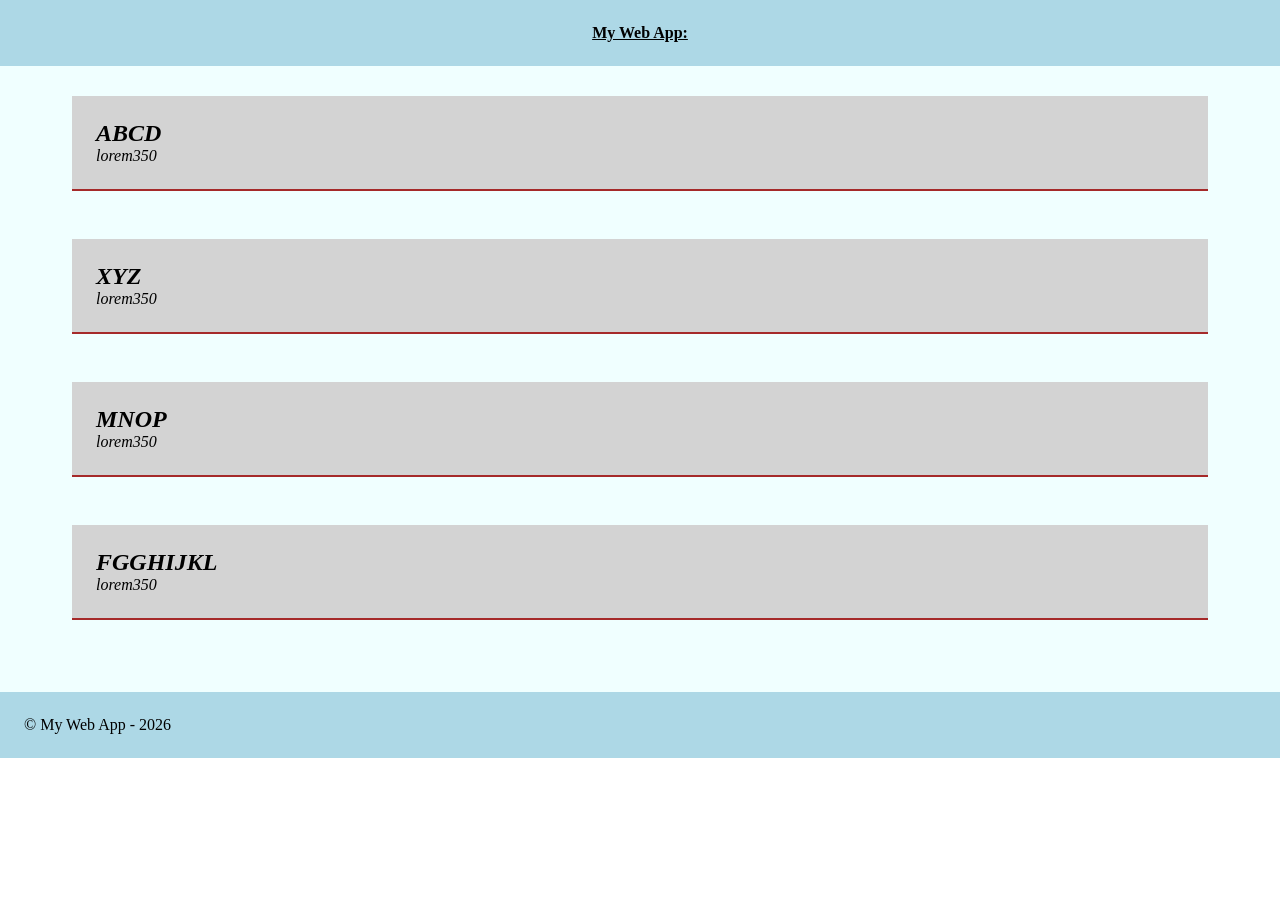
<file: fixed-nav.html>
<!DOCTYPE html>
<html lang="en">
<head>
    <meta charset="UTF-8">
    <meta name="viewport" content="width=device-width, initial-scale=1.0">
    <title>Document</title>
    <link rel="stylesheet" href="fixed-nav.css">
</head>
<body>
    <nav>My Web App:</nav>
<main>
<article>
<h2>ABCD</h2>
<p>lorem350</p>
</article>
<article>
<h2>XYZ</h2>
<p>lorem350</p>
</article>
<article>
<h2>MNOP</h2>
<p>lorem350</p>
</article>
<article>
<h2>FGGHIJKL</h2>
<p>lorem350</p>
</article>
</main>
<footer>
    &copy; My Web App - 2026
</footer>
</body>
</html>
</file>
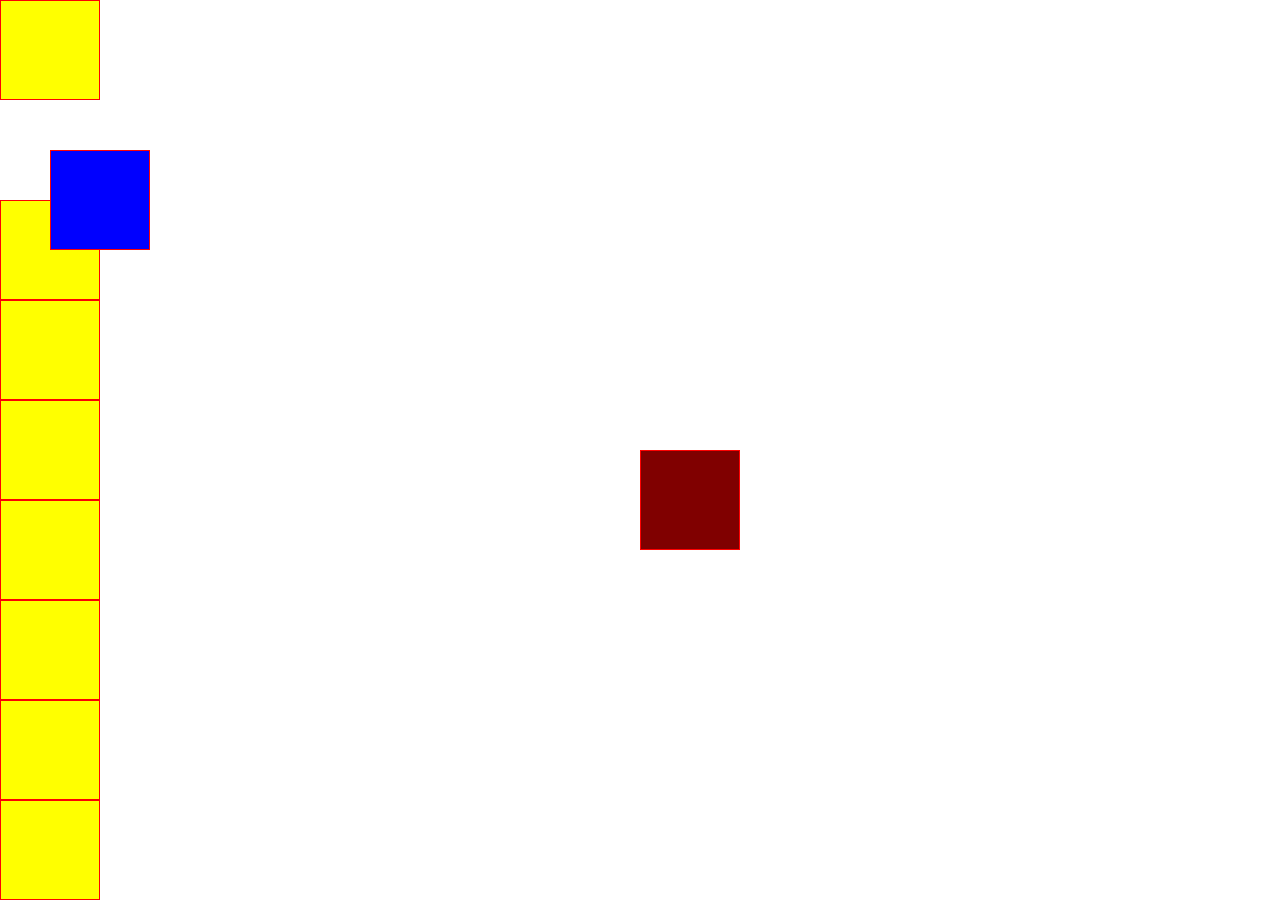
<file: practice.html>
<!DOCTYPE html>
<html>
<head>
  <link rel="stylesheet" href="practice.css">
</head>
<body>
    <div></div>
    <div class="item-1"></div>
    <div></div>
    <div class="item-2"></div>
    <div></div>
    <div></div>
    <div></div>
    <div></div>
    <div></div>
    <div></div>
</body>
</div>
</body>
</html>
</file>
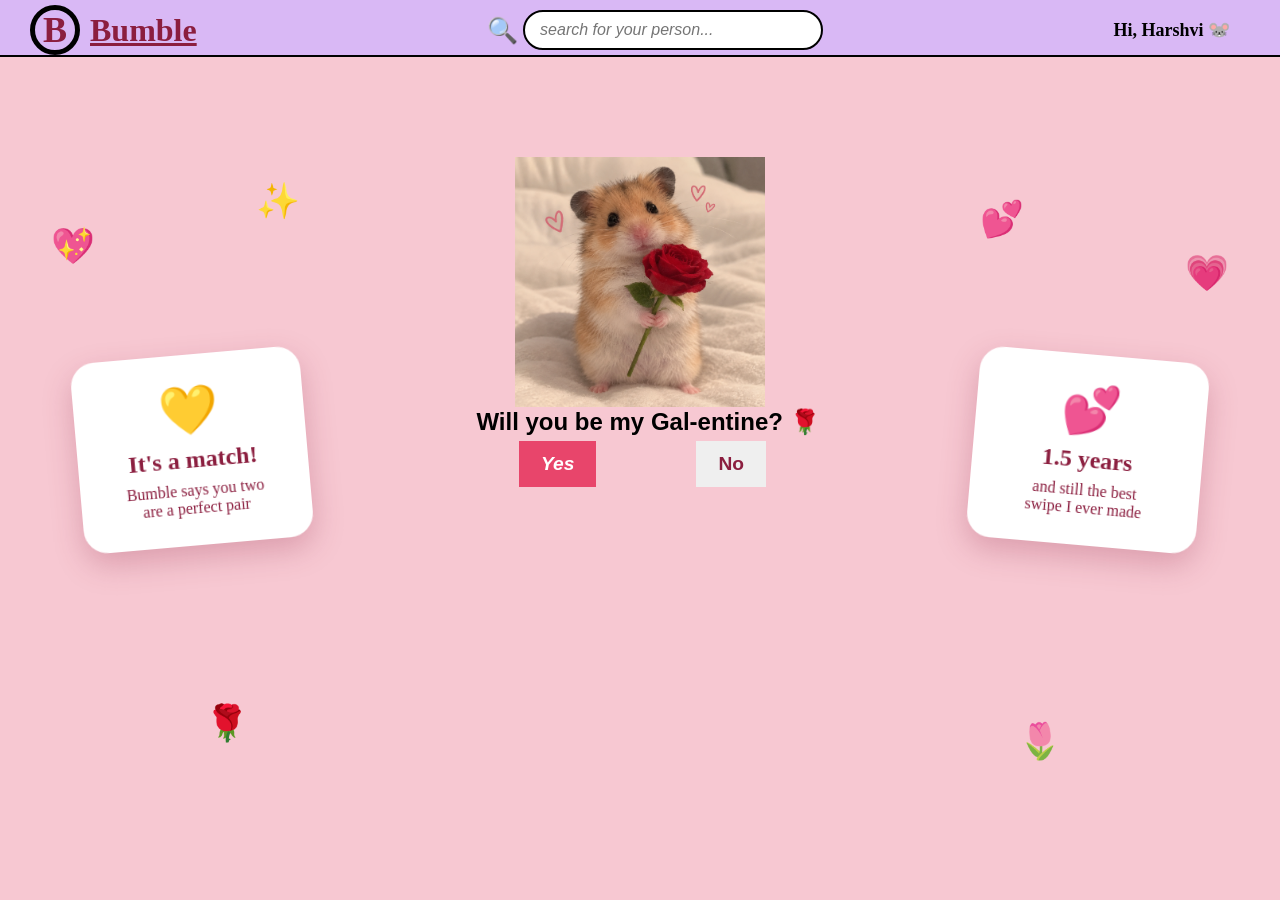
<file: special.html>
<!DOCTYPE html>
<html lang="en">
<head>
    <meta charset="UTF-8">
    <meta name="viewport" content="width=device-width, initial-scale=1.0">
    <title>Document</title>
    <link rel="stylesheet" href="special.css">
</head>
<body>
    <div class="yoo">
        <h1 class="logo">B</h1>
        <h1 class="heading">Bumble</h1>
        <label for="galentine">🔍</label>
        <input id="galentine" type="text" placeholder="search for your person...">
        <span class="greetings">Hi, Harshvi 🐭 </span>
    </div>
    <hr>
     <div class="main">
    <img src="xhamster.png">
    <h2 class="text">Will you be my Gal-entine? 🌹</h2>
        <div class="buttons">
        <button class="yes" onclick="celebrate()">Yes</button>
        <button class="no">No</button>
        </div>
    </div>
    <div class="celebration" id="celebration">
        <div class="popup">
            <button class="close-btn" onclick="closeCelebration()" aria-label="Close">✕</button>
            <img src="xhamster.png" class="happy-hamster" alt="happy hamster">
            <div class="bubble">She said YES!! 💖</div>
            <h2>Yayyy!! 🎉</h2>
            <p>Happy 1.5 years, Harshviii! You are the best thing God could give me 🌹</p>
            <p class="small">Every day with you feels like my favourite day 💕</p>
        </div>
    </div>

    <script>
    function celebrate() {
        document.getElementById("celebration").classList.add("show");

        const symbols = ["💖", "💕", "🌹", "✨", "🎉", "💗"];
        for (let i = 0; i < 60; i++) {
            const piece = document.createElement("span");
            piece.className = "falling";
            piece.textContent = symbols[Math.floor(Math.random() * symbols.length)];
            piece.style.left = Math.random() * 100 + "vw";
            piece.style.fontSize = (16 + Math.random() * 28) + "px";
            piece.style.animationDuration = (3 + Math.random() * 3) + "s";
            piece.style.animationDelay = (Math.random() * 2) + "s";
            document.body.appendChild(piece);
            setTimeout(() => piece.remove(), 8000);
        }
    }
    function closeCelebration() {
    document.getElementById("celebration").classList.remove("show");
}
    </script>

    </script>

    <div class="side-card left-card">
        <div class="card-emoji">💛</div>
        <h3>It's a match!</h3>
        <p>Bumble says you two<br>are a perfect pair</p>
    </div>

    <div class="side-card right-card">
        <div class="card-emoji">💕</div>
        <h3>1.5 years</h3>
        <p>and still the best<br>swipe I ever made</p>
    </div>

    <span class="float f1">💖</span>
    <span class="float f2">🌹</span>
    <span class="float f3">✨</span>
    <span class="float f4">💗</span>
    <span class="float f5">🌷</span>
    <span class="float f6">💕</span> 
</body>
</html>
</file>
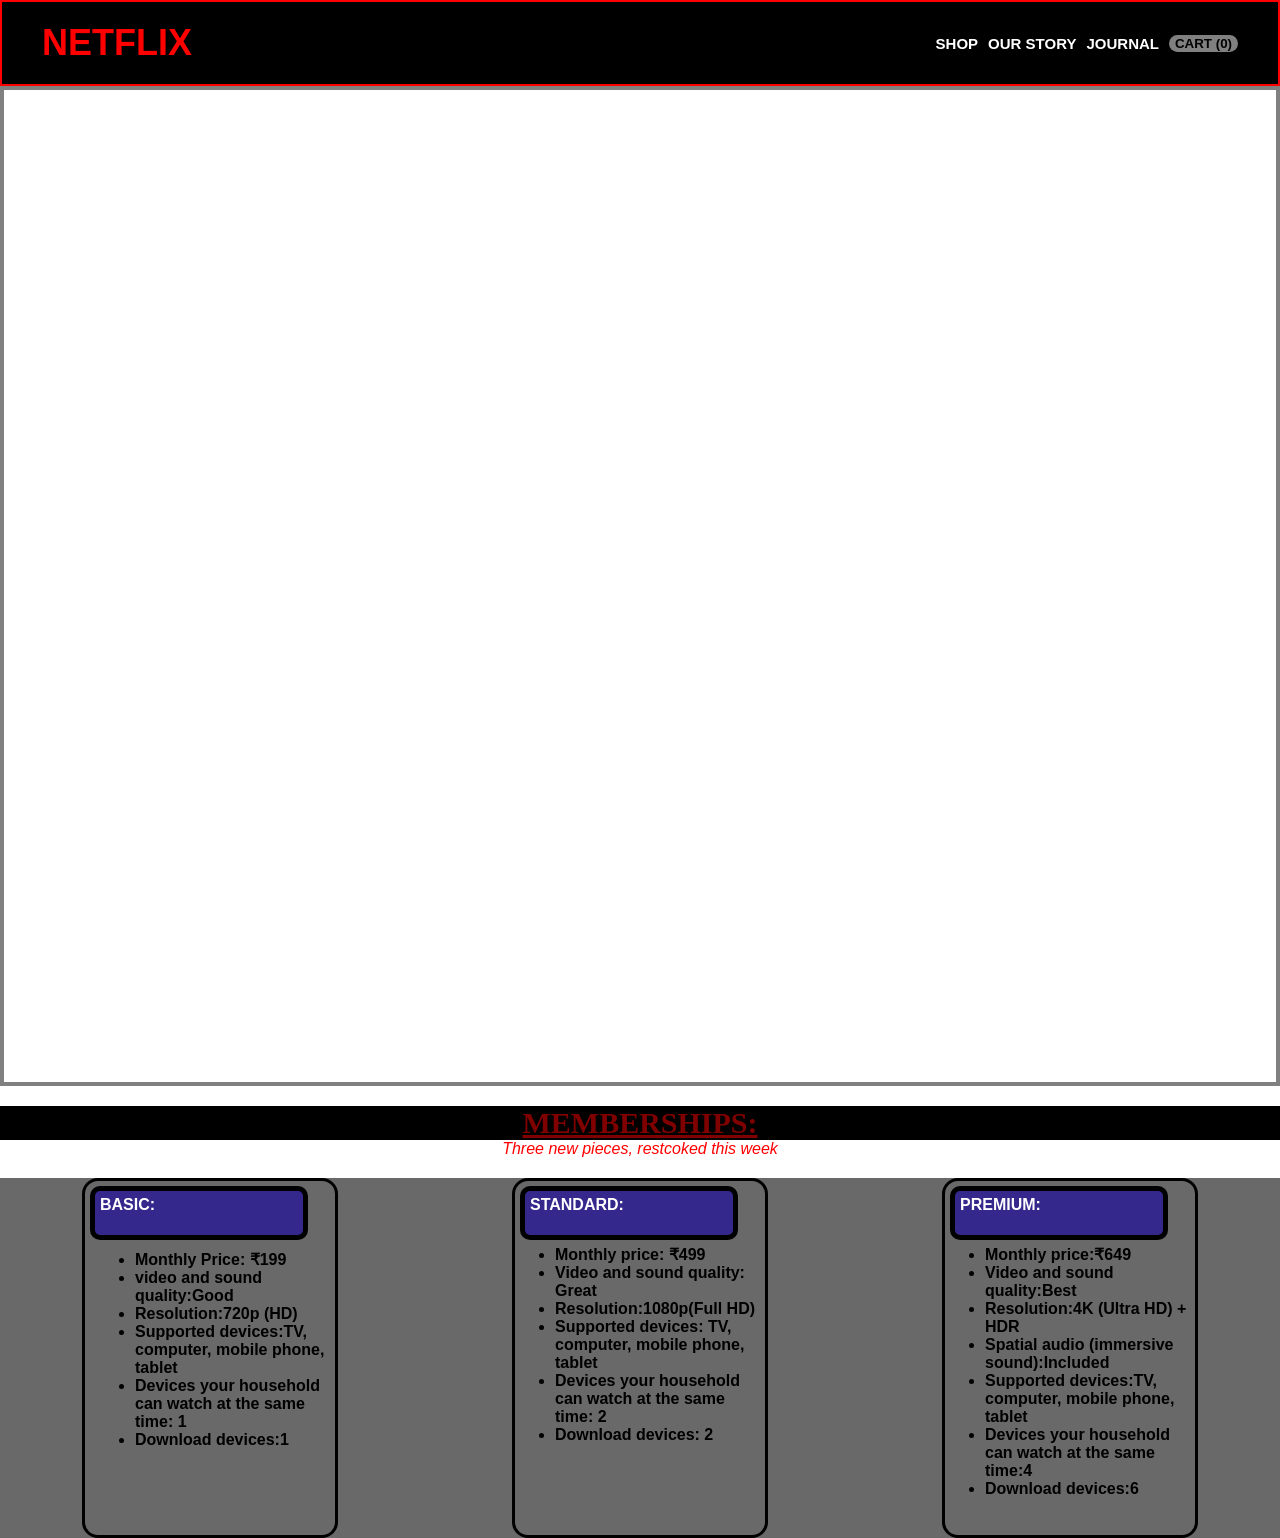
<file: website.html>
<!DOCTYPE html>
<html lang="en">
<head>
    <meta charset="UTF-8">
    <meta name="viewport" content="width=device-width, initial-scale=1.0">
    <title>Document</title>
    <link rel="stylesheet" href="website.css">
</head>
<body>
     <div class="navbar">
     <div>NETFLIX</div>
     <div class="nav-links">
     <div>SHOP</div>
     <div>OUR STORY</div>
     <div>JOURNAL</div>
     <button>CART (0)</button>
     </div>
     </div>
     <div class="hero"></div>
     <div class="products">MEMBERSHIPS:</div>
     <p class="colour">Three new pieces, restcoked this week</p>
     <hr>
<div class="links">
        <div class="card">
            <div class="basic">
                BASIC:
            </div>
            <div class="basis">
                <ul>
                <li>Monthly Price: ₹199
                <li>video and sound quality:Good</li>   
                <li>Resolution:720p (HD)</li>
                <li>Supported devices:TV, computer, mobile phone, tablet</li>
                <li>Devices your household can watch at the same time: 1</li>
                <li>Download devices:1</li>
                
              
            </div>
        </div>
    <div class="box-2">
        <div class="standard">STANDARD:</div>
    <div class="changes">
        <ul>
        <li>Monthly price: ₹499 </li>
        <li>Video and sound quality: Great</li>
        <li>Resolution:1080p(Full HD)</li>
        <li>Supported devices: TV, computer, mobile phone, tablet</li>
        <li>Devices your household can watch at the same time: 2</li>
        <li>Download devices: 2</li>
        </ul>
    </div>
    </div>
    <div class="box-3">
        <div class="Premium">PREMIUM:</div>
    <div class="factors">
        <ul>
            <li>Monthly price:₹649</li>
            <li>Video and sound quality:Best</li>
            <li>Resolution:4K (Ultra HD) + HDR</li>
            <li>Spatial audio (immersive sound):Included</li>
            <li>Supported devices:TV, computer, mobile phone, tablet</li>
            <li>Devices your household can watch at the same time:4</li>
            <li>Download devices:6</li>
        </ul>
    </div>
    </div>
</div>

     
</body>
</html>
</file>
<file: fixed-nav.css>
* {
padding: 0;
margin: 0;
box-sizing: border-box;
}
main {
padding: 24px;
background-color: azure;
}
nav {
    position:fixed;
    top:0px;
    left:0px;
    width:100vw;
padding: 24px;
background-color: lightblue;
display:flex;
justify-content:center;
font-weight:bold;
text-decoration:underline;
}
article {
padding: 24px;
background: lightgrey;
border-bottom: 2px solid brown;
margin: 48px;
font-style:italic;
}
article:first-of-type{
    margin-top:72px;
}
footer {
background-color: lightblue;
padding: 24px;
}
</file>
<file: practice.css>
*{
    border:0;
    margin:0;
    box-sizing:border-box;
}

div{
    border:1px solid red;
    background-color:yellow;
    height:100px;
    width:100px;
}
.item-1{
    position:relative;
    background-color: blue;
    left:50px;
    top:50px;
}

.item-2{
    display:flex;
    position:fixed;
    background-color: maroon;
    justify-content:center;
    align-items:center;
    left:50%;
    top:50%;
    
}

display:flex;
justify-content:center;
allign-items:center;
</file>
<file: special.css>
*{
    margin:0;
    border:0;
    box-sizing: border-box;
}
body{
    background-color:#F7C8D2;
}
.yoo{
    display:flex;
    justify-content:flex-start;
    align-items:center;
    /* margin-right:1290px; */
    padding-top:5px;
    background-color:#D9B8F5;
}
.logo{
    height:50px;
    width:50px;
    border:5px solid black;
    border-radius:50%;
    margin-right:10px;
    margin-left:30px;
    display:flex;
    justify-content:center;
    align-items:center;
    font-size:36px;
    font-weight:bold;
    color:#8B1E3F;
}
hr {
    border: none;
    height: 2px;
    background: black;
}
.heading{
     color:#8B1E3F;
     font-family:'Fredoka';
     font-weight:600;
     /* text-transform: lowercase; */
     text-decoration: underline;
}
label{
    margin:auto;
    margin-right:5px;
    font-size:25px;

}
input {
    width: 300px;
    height: 40px;
    border: 2px solid black;
    border-radius: 25px;
    padding-left: 15px;
    font-size: 16px;
    font-style:italic;
}
.greetings{
    margin-left:auto;
    margin-right:50px;
    font-family:'Fredoka';
    font-weight:bold;
    font-size:18px;
}
img{
    width:250px;
    margin-top:100px;
}
.main{
    display:flex;
    flex-direction:column;
    justify-content:center;
    align-items:center;
}
.text{
    margin-top:1px;
    margin-left:16px;
    font-family:'Trebuchet MS', 'Lucida Sans Unicode', 'Lucida Grande', 'Lucida Sans', Arial, sans-serif
}
.buttons{
    display:flex;
    justify-content:center;
    align-items:center;
}
.yes{
    margin:5px;
    margin-right:100px;
    padding: 12px 22px;
    font-size: 1.2rem;
    color: white;
    font-style: italic;
    background-color:#E8456B;
    font-weight:bold;
}
.no{
    padding: 12px 22px;
    font-size: 1.2rem;
    color:#8B1E3F;
    font-weight:bold;
}
.celebration {
  position: fixed;
  inset: 0;
  background: rgba(139, 30, 63, 0.45);
  display: flex;
  justify-content: center;
  align-items: center;
  opacity: 0;
  pointer-events: none;
  transition: opacity 0.4s ease;
  z-index: 100;
}

.celebration.show {
  opacity: 1;
  pointer-events: auto;
}

.popup {
  background: #fff;
  padding: 40px 60px;
  border-radius: 28px;
  text-align: center;
  max-width: 420px;
  transform: scale(0.3);
  box-shadow: 0 20px 60px rgba(0, 0, 0, 0.3);
}

.celebration.show .popup {
  animation: popIn 0.6s cubic-bezier(0.34, 1.56, 0.64, 1) forwards;
}

@keyframes popIn {
  to { transform: scale(1); }
}

.happy-hamster {
  width: 180px;
  border-radius: 20px;
  animation: bounce 1s ease infinite;
}

@keyframes bounce {
  0%, 100% { transform: translateY(0); }
  50% { transform: translateY(-14px); }
}

.bubble {
  display: inline-block;
  background: #E8456B;
  color: #fff;
  font-weight: bold;
  padding: 8px 20px;
  border-radius: 999px;
  margin-top: 12px;
  animation: wiggle 0.8s ease infinite;
}

@keyframes wiggle {
  0%, 100% { transform: rotate(-4deg); }
  50% { transform: rotate(4deg); }
}

.popup h2 {
  color: #8B1E3F;
  font-size: 2.2rem;
  margin: 10px 0;
}

.popup p {
  color: #5a1a2e;
  font-size: 1.15rem;
}

.popup .small {
  font-size: 0.95rem;
  opacity: 0.8;
}

.falling {
  position: fixed;
  top: -60px;
  z-index: 200;
  pointer-events: none;
  animation: fall linear forwards;
}

@keyframes fall {
  to { transform: translateY(110vh) rotate(360deg); }
}
.popup {
  position: relative;
}

.close-btn {
  position: absolute;
  top: 14px;
  right: 18px;
  width: 38px;
  height: 38px;
  border: none;
  border-radius: 50%;
  background: #F7C8D2;
  color: #8B1E3F;
  font-size: 1.2rem;
  font-weight: bold;
  cursor: pointer;
  transition: transform 0.15s ease, background 0.15s ease;
}

.close-btn:hover {
  background: #E8456B;
  color: #fff;
  transform: scale(1.1);
}

.happy-hamster {
  margin: 0;
}

.side-card {
  position: fixed;
  top: 50%;
  width: 230px;
  padding: 28px 20px;
  background: #fff;
  color: #8B1E3F;
  text-align: center;
  border-radius: 24px;
  box-shadow: 0 12px 30px rgba(139, 30, 63, 0.25);
  animation: cardfloat 4s ease-in-out infinite;
}

.left-card {
  left: 6%;
  transform: translateY(-50%) rotate(-5deg);
}

.right-card {
  right: 6%;
  transform: translateY(-50%) rotate(5deg);
  animation-delay: 1.5s;
}

.card-emoji {
  font-size: 3rem;
}

.side-card h3 {
  margin: 8px 0;
  font-size: 1.5rem;
}

.side-card p {
  margin: 0;
  font-size: 1rem;
}

@keyframes cardfloat {
  0%, 100% { margin-top: 0; }
  50% { margin-top: -14px; }
}

.float {
  position: fixed;
  font-size: 2.2rem;
  animation: drift 4s ease-in-out infinite;
  pointer-events: none;
}

.f1 { left: 4%;  top: 25%; }
.f2 { left: 16%; top: 78%; animation-delay: 1s; }
.f3 { left: 20%; top: 20%; animation-delay: 2s; }
.f4 { right: 4%; top: 28%; animation-delay: 0.5s; }
.f5 { right: 17%; top: 80%; animation-delay: 1.5s; }
.f6 { right: 20%; top: 22%; animation-delay: 2.5s; }

@keyframes drift {
  0%, 100% { transform: translateY(0) rotate(-8deg); }
  50% { transform: translateY(-20px) rotate(8deg); }
}

@media (max-width: 1000px) {
  .side-card { display: none; }
}
</file>
<file: website.css>
*{
    border:0;
    margin:0;
    box-sizing:border-box;
}   
body{
    margin:0;
    font-family:Arial, Helvetica, sans-serif;
}
.navbar{
    display:flex;
    justify-content:space-between;
    align-items:center;
    background-color:black;
    padding: 20px 40px;
    font-weight:bold;
    font-size:36px;
    color:red;
    border: 2px solid red;
    

}
.nav-links{
    display:flex;
    justify-content:space-between;
    color:white;
    font-weight:bold;
    gap:10px;
    font-size:15px;
}
button{
    background-color:gray;
    font-weight:bold;
    border-radius:10px;
    cursor:pointer;
    transition-property: all;
}  
button:hover{
    scale:1.1;
    transition-duration:0.5s;
}
button:active{
    scale:1.2;
    transition-duration: 1.5s;
}
/* .cart{
    font-weight:bold;
    background-color: #8b7e7e;
    color:black;
    border-radius:5px; */
/* } */
.hero{
    position:relative;
    height:1000px;
    background-image:url("https://s3-alpha.figma.com/hub/file/4711603543/c35e3e9b-7203-4f50-9425-c850336a2e7b-cover.png");
    border:4px solid gray;

}
.products{
    display:flex;
    justify-content:center;
    margin-top:20px;
    font-size:30px;
    font-weight:bold;
    font-family:'Times New Roman', Times, serif;
    text-decoration:underline;
    color:maroon;
    background-color: black;
    /* background-color: maroon; */

}
.card{
    height:40vh;
    width: 20vw;
    /* padding:15px; */
    /* display:flex; */
    /* flex-direction:column; */
    /* justify-content:center; */
    border: 3px solid black;
    border-radius:16px;
    /* overflow:hidden;
    text-decoration: underline; */
}
.colour{
    display:flex;
    justify-content:center;
    font-style:italic;
    color:red;
}

.links {
    display:flex;
    justify-content:space-around;
    gap:10px;
    margin-top:20px;
    font-weight:bold;
    box-sizing: border-box;
    background-color:dimgray;
    /* background-color:gray */
    
}
.basis{
    text-decoration: none;
}

.basic{
    /* display:flex; */
    /* justify-content: center; */
    margin:5px;
    padding:5px;
    height:6vh;
    width:17vw;
    border:5px solid black;
    border-radius:10px;
    background-color:rgb(52, 40, 141);
    color:white;

}
.basis{
    margin:10px;
}
p{
    text-decoration: none;
}
.box-2{
    height:40vh;
    width:20vw;
    border:3px solid black;
    border-radius:16px;
}
.standard{
    padding:5px;
    height: 6vh;
    padding:5px;
    width:17vw;
    background-color:rgb(52, 40, 141);
    border-radius:10px;
    border:5px solid black;
    margin:5px;
    color:white;
}
.box-3{
    height:40vh;
    width:20vw;
    border:3px solid black;
    border-radius:16px;
}
.Premium{
     padding:5px;
    height: 6vh;
    width:17vw;
    background-color:rgb(52, 40, 141);
    border-radius:10px;
    border: 5px solid black;
    margin:5px;
    color:white;
}
</file>
